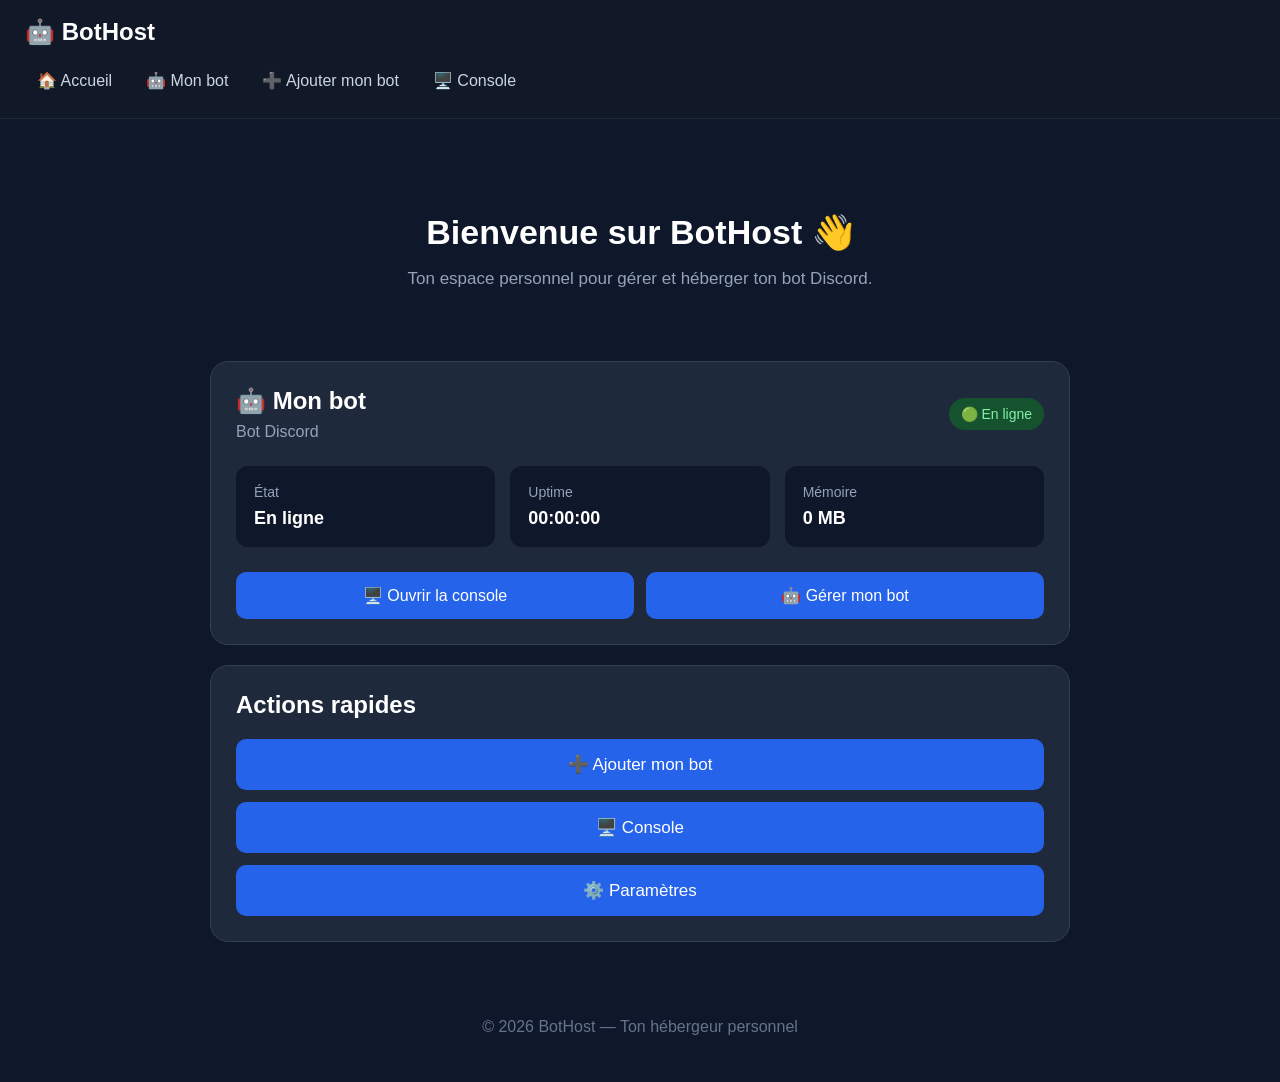
<file: index.html>
<!DOCTYPE html>
<html lang="fr">

<head>
    <meta charset="UTF-8">
    <meta name="viewport" content="width=device-width, initial-scale=1.0">

    <title>BotHost</title>

    <link rel="stylesheet" href="style.css">
</head>

<body>

<header class="navbar">

    <div class="logo">
        🤖 BotHost
    </div>

    <nav>
        <a href="index.html">🏠 Accueil</a>
        <a href="bot.html">🤖 Mon bot</a>
        <a href="ajouter.html">➕ Ajouter mon bot</a>
        <a href="console.html">🖥️ Console</a>
    </nav>

</header>

<main>

    <section class="hero">

        <h1>Bienvenue sur BotHost 👋</h1>

        <p>
            Ton espace personnel pour gérer et héberger ton bot Discord.
        </p>

    </section>

    <section class="bot-card">

        <div class="bot-header">

            <div>
                <h2>🤖 Mon bot</h2>
                <p>Bot Discord</p>
            </div>

            <span class="status">
                🟢 En ligne
            </span>

        </div>

        <div class="bot-info">

            <div>
                <span>État</span>
                <strong>En ligne</strong>
            </div>

            <div>
                <span>Uptime</span>
                <strong>00:00:00</strong>
            </div>

            <div>
                <span>Mémoire</span>
                <strong>0 MB</strong>
            </div>

        </div>

        <div class="buttons">

            <a href="console.html" class="button">
                🖥️ Ouvrir la console
            </a>

            <a href="bot.html" class="button">
                🤖 Gérer mon bot
            </a>

        </div>

    </section>

    <section class="quick-actions">

        <h2>Actions rapides</h2>

        <a href="ajouter.html" class="main-button">
            ➕ Ajouter mon bot
        </a>

        <a href="console.html" class="main-button">
            🖥️ Console
        </a>

        <a href="parametres.html" class="main-button">
            ⚙️ Paramètres
        </a>

    </section>

</main>

<footer>

    <p>© 2026 BotHost — Ton hébergeur personnel</p>

</footer>

<script src="script.js"></script>

</body>

    </html>
</file>
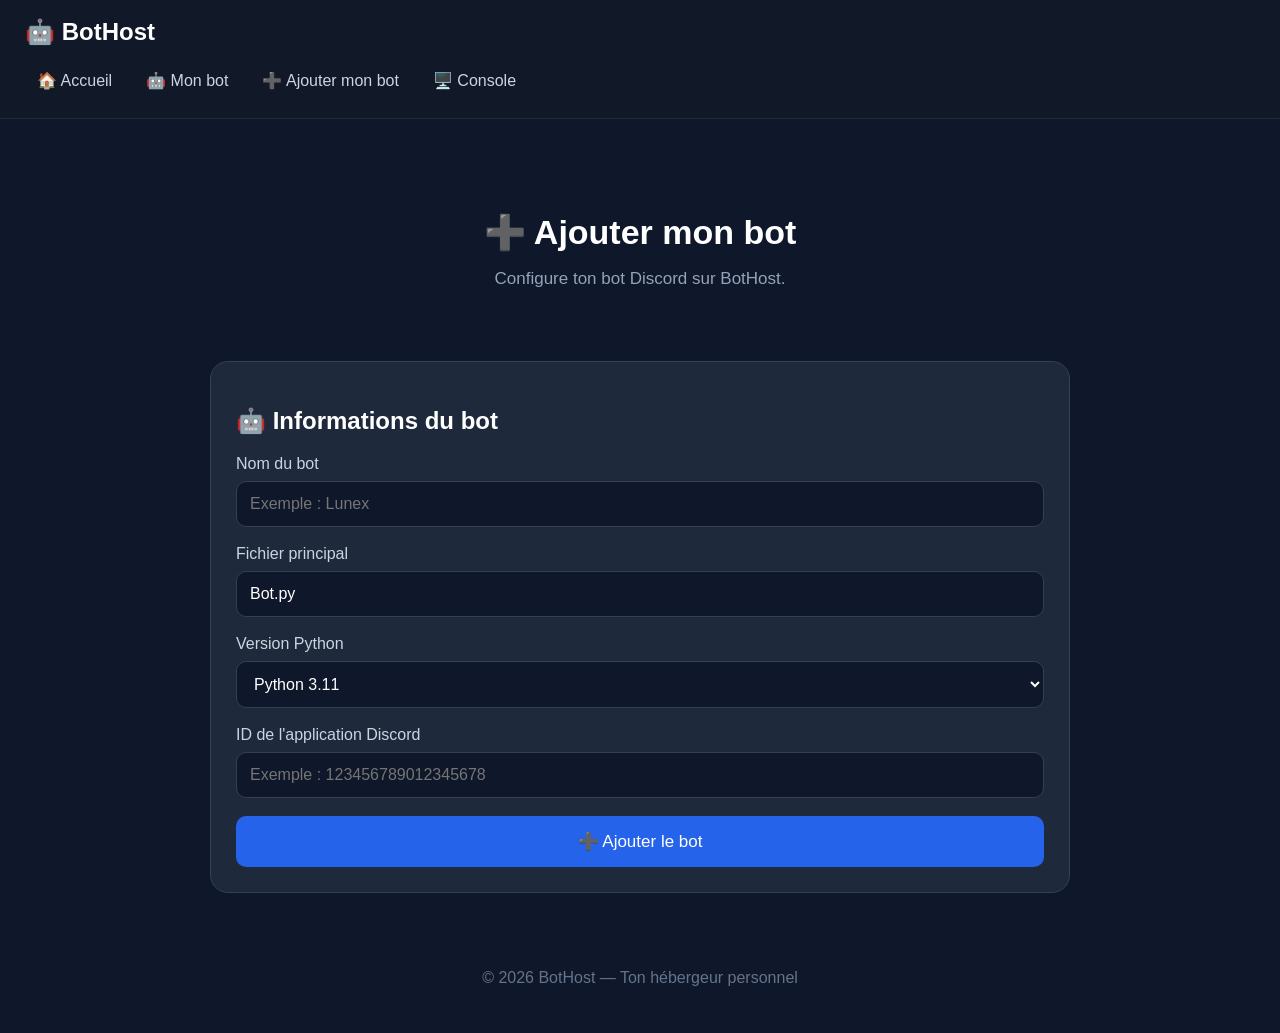
<file: add.html>
<!DOCTYPE html>
<html lang="fr">

<head>
    <meta charset="UTF-8">
    <meta name="viewport" content="width=device-width, initial-scale=1.0">

    <title>Ajouter mon bot - BotHost</title>

    <link rel="stylesheet" href="style.css">
</head>

<body>

<header class="navbar">

    <div class="logo">
        🤖 BotHost
    </div>

    <nav>
        <a href="index.html">🏠 Accueil</a>
        <a href="bot.html">🤖 Mon bot</a>
        <a href="ajouter.html">➕ Ajouter mon bot</a>
        <a href="console.html">🖥️ Console</a>
    </nav>

</header>


<main>

    <section class="hero">

        <h1>➕ Ajouter mon bot</h1>

        <p>
            Configure ton bot Discord sur BotHost.
        </p>

    </section>


    <section class="bot-card">

        <h2>🤖 Informations du bot</h2>


        <div class="form-group">

            <label for="bot-name">
                Nom du bot
            </label>

            <input
                type="text"
                id="bot-name"
                placeholder="Exemple : Lunex"
            >

        </div>


        <div class="form-group">

            <label for="bot-file">
                Fichier principal
            </label>

            <input
                type="text"
                id="bot-file"
                placeholder="Exemple : Bot.py"
                value="Bot.py"
            >

        </div>


        <div class="form-group">

            <label for="python-version">
                Version Python
            </label>

            <select id="python-version">

                <option value="3.11">
                    Python 3.11
                </option>

                <option value="3.12">
                    Python 3.12
                </option>

                <option value="3.13">
                    Python 3.13
                </option>

            </select>

        </div>


        <div class="form-group">

            <label for="bot-id">
                ID de l'application Discord
            </label>

            <input
                type="text"
                id="bot-id"
                placeholder="Exemple : 123456789012345678"
            >

        </div>


        <button
            type="button"
            data-action="add-bot"
            class="main-button"
        >
            ➕ Ajouter le bot
        </button>


    </section>

</main>


<footer>

    <p>
        © 2026 BotHost — Ton hébergeur personnel
    </p>

</footer>


<script src="script.js"></script>

</body>

            </html>
</file>
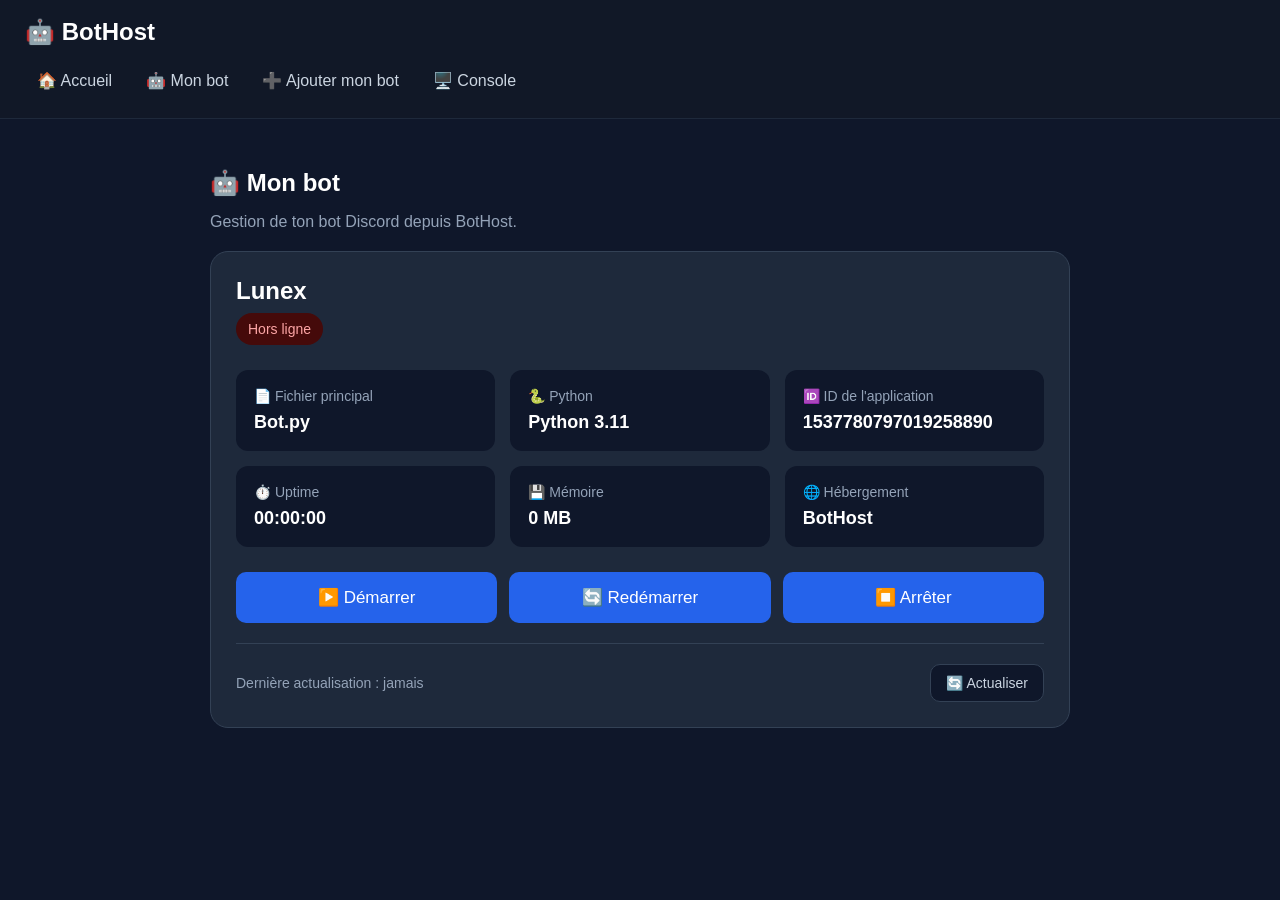
<file: bot.html>
<!DOCTYPE html>
<html lang="fr">
<head>
    <meta charset="UTF-8">
    <meta name="viewport" content="width=device-width, initial-scale=1.0">

    <title>Mon bot - BotHost</title>

    <link rel="stylesheet" href="style.css">
</head>

<body>

<header class="navbar">

    <div class="logo">
        🤖 BotHost
    </div>

    <nav>
        <a href="index.html">🏠 Accueil</a>
        <a href="bot.html" class="active">🤖 Mon bot</a>
        <a href="ajouter.html">➕ Ajouter mon bot</a>
        <a href="console.html">🖥️ Console</a>
    </nav>

</header>


<main class="container">

    <section class="page-header">

        <h1>🤖 Mon bot</h1>

        <p>
            Gestion de ton bot Discord depuis BotHost.
        </p>

    </section>


    <!-- BOT -->

    <section class="bot-card">

        <div class="bot-header">

            <div>
                <h2 id="bot-name-display">Lunex</h2>

                <span id="bot-status" class="status offline">
                    Hors ligne
                </span>
            </div>

        </div>


        <!-- INFORMATIONS -->

        <div class="bot-info">

            <div class="info-box">
                <span>📄 Fichier principal</span>
                <strong id="bot-file">Bot.py</strong>
            </div>


            <div class="info-box">
                <span>🐍 Python</span>
                <strong id="bot-python">Python 3.11</strong>
            </div>


            <div class="info-box">
                <span>🆔 ID de l'application</span>
                <strong id="bot-id">1537780797019258890</strong>
            </div>


            <div class="info-box">
                <span>⏱️ Uptime</span>
                <strong id="bot-uptime">00:00:00</strong>
            </div>


            <div class="info-box">
                <span>💾 Mémoire</span>
                <strong id="bot-memory">0 MB</strong>
            </div>


            <div class="info-box">
                <span>🌐 Hébergement</span>
                <strong>BotHost</strong>
            </div>

        </div>


        <!-- CONTROLES -->

        <div class="bot-controls">

            <button
                class="main-button start-button"
                data-action="start">
                ▶️ Démarrer
            </button>


            <button
                class="main-button restart-button"
                data-action="restart">
                🔄 Redémarrer
            </button>


            <button
                class="main-button stop-button"
                data-action="stop">
                ⏹️ Arrêter
            </button>

        </div>


        <!-- ACTUALISATION -->

        <div class="bot-refresh">

            <span id="last-update">
                Dernière actualisation : jamais
            </span>

            <button
                class="secondary-button"
                id="refresh-bot">
                🔄 Actualiser
            </button>

        </div>

    </section>

</main>


<script src="script.js"></script>

</body>
    </html>
</file>
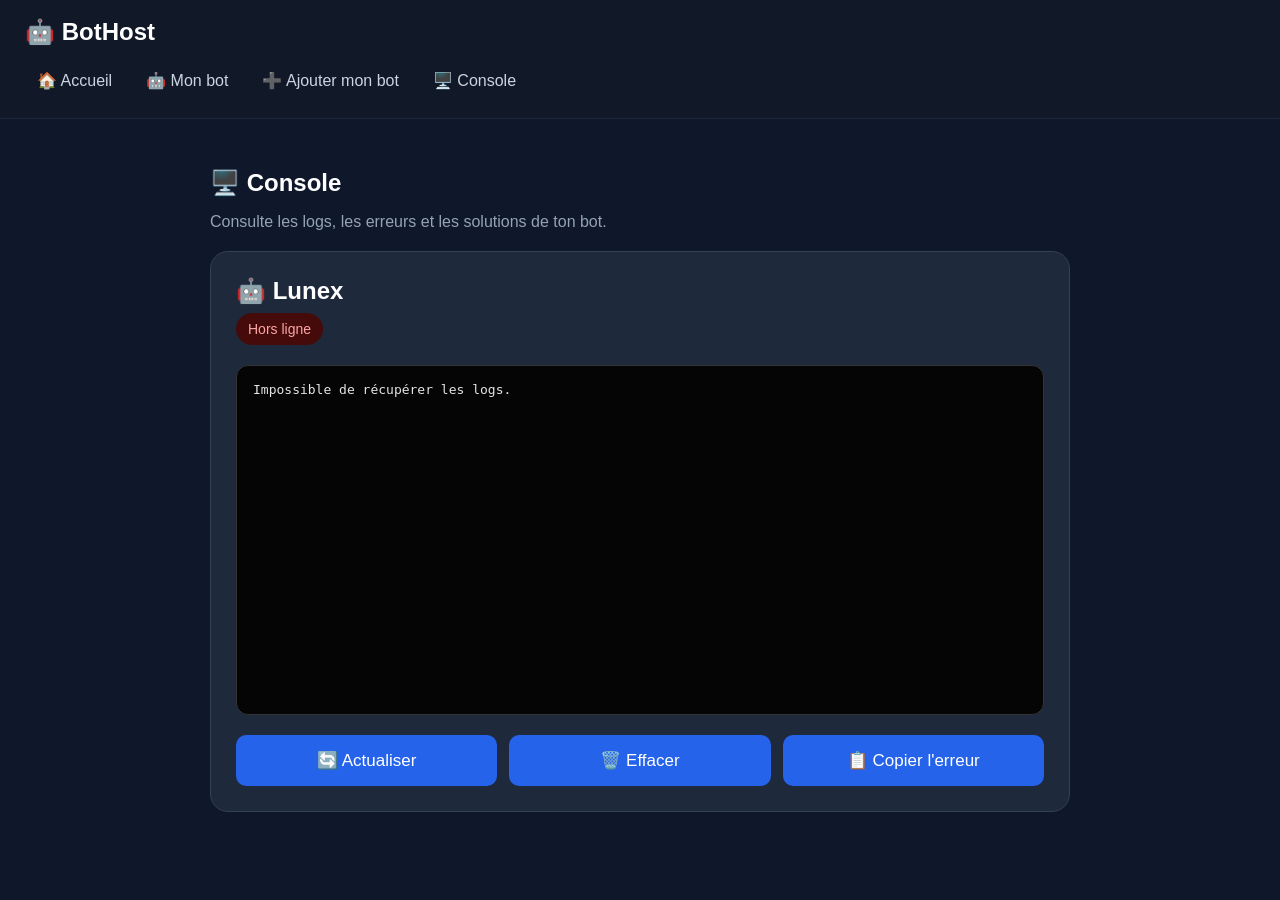
<file: console.html>
<!DOCTYPE html>
<html lang="fr">

<head>

    <meta charset="UTF-8">

    <meta
        name="viewport"
        content="width=device-width, initial-scale=1.0"
    >

    <title>Console - BotHost</title>

    <link
        rel="stylesheet"
        href="style.css"
    >

</head>


<body>


<header class="navbar">

    <div class="logo">
        🤖 BotHost
    </div>


    <nav>

        <a href="index.html">
            🏠 Accueil
        </a>

        <a href="bot.html">
            🤖 Mon bot
        </a>

        <a href="ajouter.html">
            ➕ Ajouter mon bot
        </a>

        <a
            href="console.html"
            class="active"
        >
            🖥️ Console
        </a>

    </nav>

</header>



<main class="container">


    <section class="page-header">

        <h1>
            🖥️ Console
        </h1>

        <p>
            Consulte les logs, les erreurs et les solutions de ton bot.
        </p>

    </section>



    <!-- STATUT -->

    <section class="bot-card">

        <div class="bot-header">

            <div>

                <h2>
                    🤖 Lunex
                </h2>

                <span
                    id="console-status"
                    class="status offline"
                >
                    Hors ligne
                </span>

            </div>

        </div>



        <!-- DIAGNOSTIC -->

        <div
            id="diagnostic-box"
            style="
                display:none;
                margin-top:20px;
            "
        >

            <div class="info-box">

                <span>
                    🔴 Problème détecté
                </span>

                <strong
                    id="diagnostic-problem"
                    style="
                        display:block;
                        margin-top:8px;
                    "
                >
                </strong>

            </div>



            <div
                class="info-box"
                style="margin-top:12px;"
            >

                <span>
                    💡 Explication
                </span>

                <strong
                    id="diagnostic-explanation"
                    style="
                        display:block;
                        margin-top:8px;
                        font-weight:normal;
                    "
                >
                </strong>

            </div>



            <div
                class="info-box"
                style="margin-top:12px;"
            >

                <span>
                    🔧 Solution
                </span>

                <strong
                    id="diagnostic-solution"
                    style="
                        display:block;
                        margin-top:8px;
                        font-weight:normal;
                    "
                >
                </strong>

            </div>

        </div>



        <!-- ERREUR ORIGINALE -->

        <div
            id="error-box"
            style="
                display:none;
                margin-top:12px;
            "
        >

            <div class="info-box">

                <span>
                    📋 Message d'erreur original
                </span>

                <pre
                    id="error-message"
                    style="
                        margin-top:10px;
                        white-space:pre-wrap;
                        word-break:break-word;
                        font-family:monospace;
                    "
                ></pre>

            </div>

        </div>



        <!-- CONSOLE -->

        <div
            id="console-output"
            style="
                margin-top:20px;
                background:#050505;
                border:1px solid #333;
                border-radius:12px;
                padding:16px;
                min-height:350px;
                max-height:500px;
                overflow:auto;
                font-family:monospace;
                white-space:pre-wrap;
                color:#e5e5e5;
            "
        >
            Chargement de la console...
        </div>



        <!-- BOUTONS -->

        <div
            class="bot-controls"
            style="margin-top:20px;"
        >

            <button
                class="main-button restart-button"
                id="refresh-console"
            >
                🔄 Actualiser
            </button>


            <button
                class="main-button stop-button"
                id="clear-console"
            >
                🗑️ Effacer
            </button>


            <button
                class="main-button start-button"
                id="copy-error"
            >
                📋 Copier l'erreur
            </button>

        </div>


    </section>


</main>



<script src="script.js"></script>


<script>


// =========================
// DIAGNOSTIC DES ERREURS
// =========================

function analyserErreur(error) {

    if (!error) {

        return null;

    }


    const erreur =
        error.toLowerCase();


    // =========================
    // TOKEN DISCORD
    // =========================

    if (
        erreur.includes("improper token") ||
        erreur.includes("invalid token") ||
        erreur.includes("token has been passed")
    ) {

        return {

            problem:
                "Token Discord invalide",

            explanation:
                "Discord refuse le token utilisé par Lunex. Le token peut être incorrect, expiré ou mal configuré.",

            solution:
                "Vérifie la variable DISCORD_TOKEN dans Render. Ne mets jamais le token directement dans GitHub."

        };

    }


    // =========================
    // TOKEN ABSENT
    // =========================

    if (
        erreur.includes("dis_token") ||
        erreur.includes("token") &&
        erreur.includes("not configured")
    ) {

        return {

            problem:
                "Token Discord absent",

            explanation:
                "Lunex ne trouve pas la variable d'environnement nécessaire pour se connecter à Discord.",

            solution:
                "Ajoute ou vérifie DISCORD_TOKEN dans les variables d'environnement de Render."

        };

    }


    // =========================
    // MODULE MANQUANT
    // =========================

    if (
        erreur.includes("modulenotfounderror")
    ) {

        let module =
            "une bibliothèque Python";


        const match =
            error.match(
                /No module named ['"]([^'"]+)['"]/
            );


        if (match) {

            module =
                match[1];

        }


        return {

            problem:
                `Bibliothèque Python manquante : ${module}`,

            explanation:
                `Python ne trouve pas la bibliothèque ${module} nécessaire au fonctionnement du bot.`,

            solution:
                "Vérifie requirements.txt, ajoute la bibliothèque nécessaire puis redéploie BotHost sur Render."

        };

    }


    // =========================
    // FICHIER INTROUVABLE
    // =========================

    if (
        erreur.includes("filenotfounderror") ||
        erreur.includes("bot.py introuvable") ||
        erreur.includes("no such file or directory")
    ) {

        return {

            problem:
                "Fichier introuvable",

            explanation:
                "BotHost ou Python essaie d'utiliser un fichier qui n'existe pas à l'emplacement attendu.",

            solution:
                "Vérifie le chemin du fichier et assure-toi que Bot.py se trouve dans backend/bots/Lunex/."

        };

    }


    // =========================
    // ERREUR PYTHON
    // =========================

    if (
        erreur.includes("syntaxerror")
    ) {

        return {

            problem:
                "Erreur de syntaxe Python",

            explanation:
                "Python ne comprend pas une partie du code de Bot.py.",

            solution:
                "Vérifie la ligne indiquée dans le message d'erreur et corrige la syntaxe Python."

        };

    }


    // =========================
    // INDENTATION
    // =========================

    if (
        erreur.includes("indentationerror") ||
        erreur.includes("unexpected indent")
    ) {

        return {

            problem:
                "Erreur d'indentation",

            explanation:
                "Certaines lignes de code Python ne sont pas correctement alignées.",

            solution:
                "Vérifie les espaces et les tabulations autour de la ligne indiquée."

        };

    }


    // =========================
    // DISCORD INTENTS
    // =========================

    if (
        erreur.includes("privileged intent") ||
        erreur.includes("message content intent")
    ) {

        return {

            problem:
                "Intent Discord non autorisé",

            explanation:
                "Lunex demande un accès Discord qui n'est pas activé pour l'application.",

            solution:
                "Va dans le Discord Developer Portal et vérifie les intents privilégiés utilisés par ton bot."

        };

    }


    // =========================
    // CONNEXION DISCORD
    // =========================

    if (
        erreur.includes("connection") ||
        erreur.includes("connection reset") ||
        erreur.includes("connection refused")
    ) {

        return {

            problem:
                "Problème de connexion",

            explanation:
                "Lunex rencontre un problème pour communiquer avec un service réseau.",

            solution:
                "Vérifie la connexion du serveur Render et consulte les logs pour voir si le problème se répète."

        };

    }


    // =========================
    // ERREUR DISCORD
    // =========================

    if (
        erreur.includes("discord.errors")
    ) {

        return {

            problem:
                "Erreur Discord",

            explanation:
                "La bibliothèque Discord.py a rencontré un problème lors de l'exécution du bot.",

            solution:
                "Regarde le message d'erreur original ci-dessous pour identifier précisément la cause."

        };

    }


    // =========================
    // ERREUR INCONNUE
    // =========================

    return {

        problem:
            "Erreur non reconnue",

        explanation:
            "BotHost a détecté une erreur, mais elle ne correspond pas encore à un problème connu.",

        solution:
            "Envoie-moi le message d'erreur original affiché ci-dessous afin que nous puissions ajouter son diagnostic à BotHost."

    };

}


// =========================
// AFFICHAGE DIAGNOSTIC
// =========================

async function afficherDiagnostic() {

    try {

        const response =
            await fetch(
                "https://bothost-pz1h.onrender.com/api/logs"
            );


        if (!response.ok) {

            return;

        }


        const data =
            await response.json();


        const diagnosticBox =
            document.querySelector(
                "#diagnostic-box"
            );

        const errorBox =
            document.querySelector(
                "#error-box"
            );


        const problem =
            document.querySelector(
                "#diagnostic-problem"
            );

        const explanation =
            document.querySelector(
                "#diagnostic-explanation"
            );

        const solution =
            document.querySelector(
                "#diagnostic-solution"
            );

        const errorMessage =
            document.querySelector(
                "#error-message"
            );


        if (!data.error) {

            diagnosticBox.style.display =
                "none";

            errorBox.style.display =
                "none";

            return;

        }


        const diagnostic =
            analyserErreur(
                data.error
            );


        if (!diagnostic) {

            return;

        }


        diagnosticBox.style.display =
            "block";

        errorBox.style.display =
            "block";


        problem.textContent =
            diagnostic.problem;


        explanation.textContent =
            diagnostic.explanation;


        solution.textContent =
            diagnostic.solution;


        errorMessage.textContent =
            data.error;

    }

    catch (error) {

        console.error(
            "Erreur diagnostic :",
            error
        );

    }

}


// =========================
// LANCEMENT
// =========================

document.addEventListener(
    "DOMContentLoaded",
    () => {

        afficherDiagnostic();


        setInterval(
            afficherDiagnostic,
            3000
        );

    }
);

</script>


</body>

                    </html>
</file>
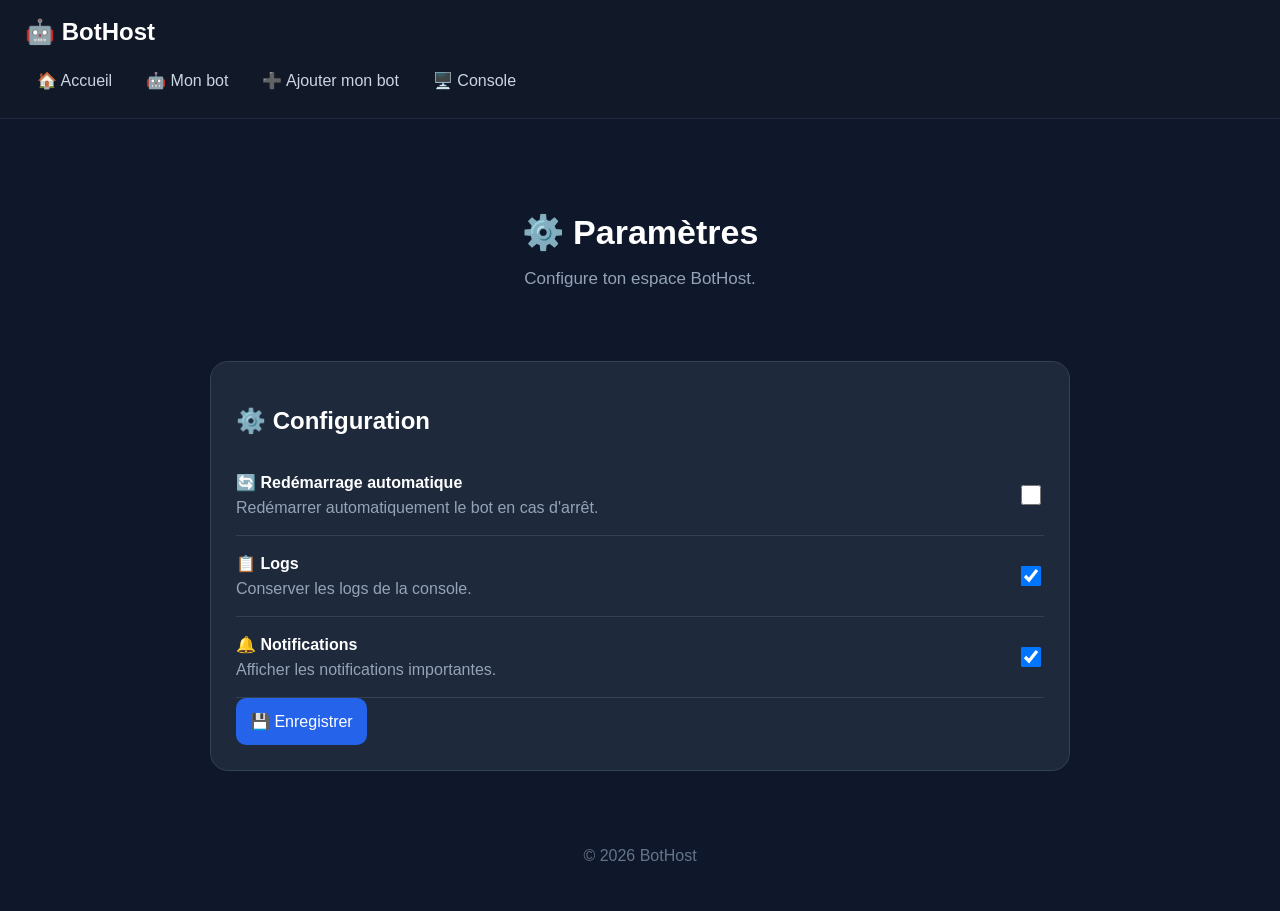
<file: parametres.html>
<!DOCTYPE html>
<html lang="fr">

<head>
    <meta charset="UTF-8">
    <meta name="viewport" content="width=device-width, initial-scale=1.0">

    <title>Paramètres - BotHost</title>

    <link rel="stylesheet" href="style.css">
</head>

<body>

<header class="navbar">

    <div class="logo">
        🤖 BotHost
    </div>

    <nav>
        <a href="index.html">🏠 Accueil</a>
        <a href="bot.html">🤖 Mon bot</a>
        <a href="ajouter.html">➕ Ajouter mon bot</a>
        <a href="console.html">🖥️ Console</a>
    </nav>

</header>

<main>

    <section class="hero">

        <h1>⚙️ Paramètres</h1>

        <p>
            Configure ton espace BotHost.
        </p>

    </section>

    <section class="bot-card">

        <h2>⚙️ Configuration</h2>

        <div class="setting">

            <div>
                <strong>🔄 Redémarrage automatique</strong>

                <p>
                    Redémarrer automatiquement le bot en cas d'arrêt.
                </p>
            </div>

            <input type="checkbox" id="auto-restart">

        </div>

        <div class="setting">

            <div>
                <strong>📋 Logs</strong>

                <p>
                    Conserver les logs de la console.
                </p>
            </div>

            <input type="checkbox" id="logs" checked>

        </div>

        <div class="setting">

            <div>
                <strong>🔔 Notifications</strong>

                <p>
                    Afficher les notifications importantes.
                </p>
            </div>

            <input type="checkbox" id="notifications" checked>

        </div>

        <button data-action="save-settings">
            💾 Enregistrer
        </button>

    </section>

</main>

<footer>

    <p>© 2026 BotHost</p>

</footer>

<script src="script.js"></script>

</body>

                </html>
</file>
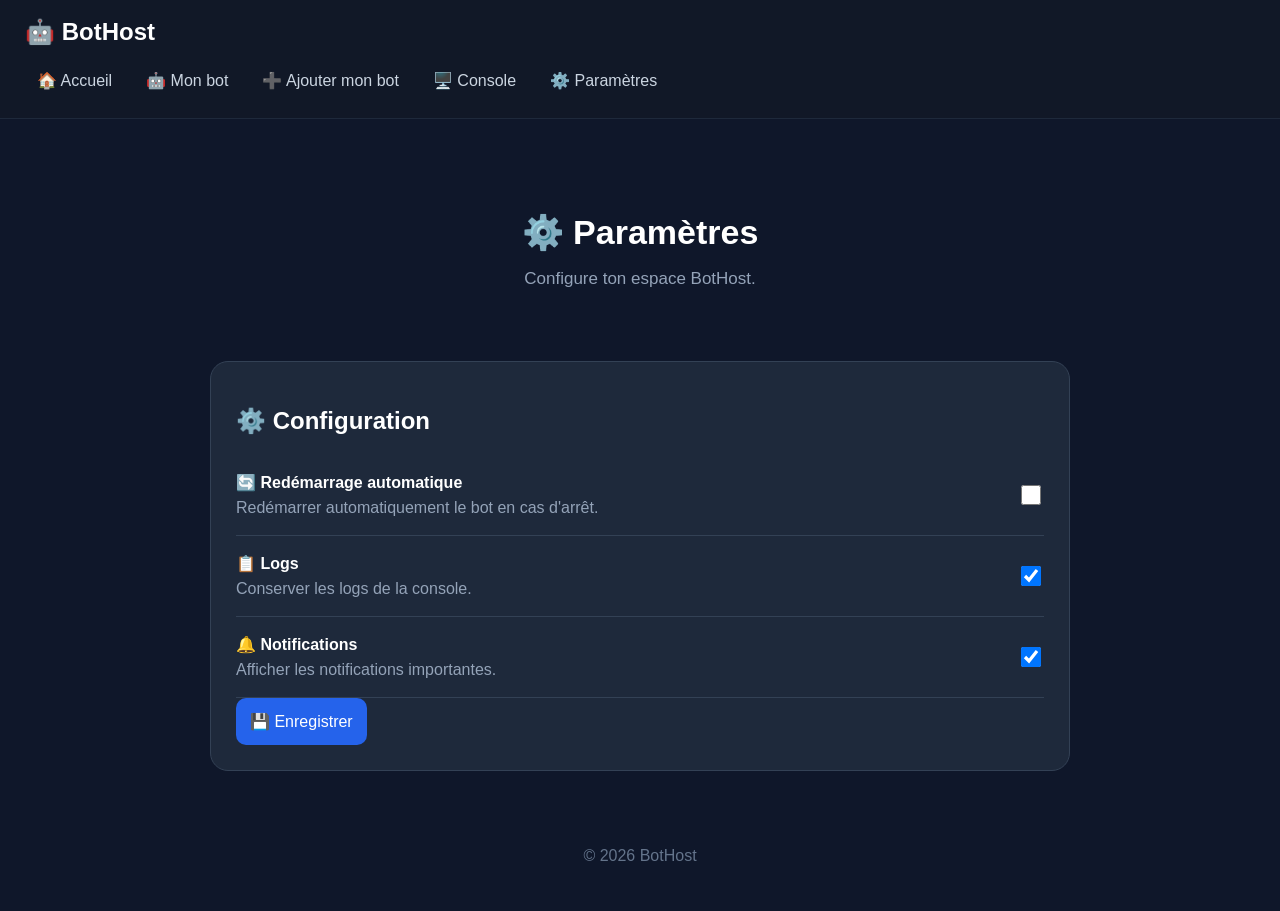
<file: setting.html>
<!DOCTYPE html>
<html lang="fr">

<head>
    <meta charset="UTF-8">
    <meta name="viewport" content="width=device-width, initial-scale=1.0">

    <title>Paramètres - BotHost</title>

    <link rel="stylesheet" href="style.css">
</head>

<body>

<header class="navbar">

    <div class="logo">
        🤖 BotHost
    </div>

    <nav>
        <a href="index.html">🏠 Accueil</a>
        <a href="bot.html">🤖 Mon bot</a>
        <a href="ajouter.html">➕ Ajouter mon bot</a>
        <a href="console.html">🖥️ Console</a>
        <a href="paramétrage.html">⚙️ Paramètres</a>
    </nav>

</header>

<main>

    <section class="hero">

        <h1>⚙️ Paramètres</h1>

        <p>
            Configure ton espace BotHost.
        </p>

    </section>

    <section class="bot-card">

        <h2>⚙️ Configuration</h2>

        <div class="setting">

            <div>
                <strong>🔄 Redémarrage automatique</strong>

                <p>
                    Redémarrer automatiquement le bot en cas d'arrêt.
                </p>
            </div>

            <input
                type="checkbox"
                id="auto-restart"
            >

        </div>

        <div class="setting">

            <div>
                <strong>📋 Logs</strong>

                <p>
                    Conserver les logs de la console.
                </p>
            </div>

            <input
                type="checkbox"
                id="logs"
                checked
            >

        </div>

        <div class="setting">

            <div>
                <strong>🔔 Notifications</strong>

                <p>
                    Afficher les notifications importantes.
                </p>
            </div>

            <input
                type="checkbox"
                id="notifications"
                checked
            >

        </div>

        <button data-action="save-settings">
            💾 Enregistrer
        </button>

    </section>

</main>

<footer>

    <p>© 2026 BotHost</p>

</footer>

<script src="script.js"></script>

</body>

    </html>
</file>
<file: style.css>
* {
    box-sizing: border-box;
}

body {
    margin: 0;
    font-family: Arial, sans-serif;
    background: #0f172a;
    color: white;
}

/* =========================
   NAVIGATION
========================= */

.navbar {
    padding: 18px 25px;
    background: #111827;
    border-bottom: 1px solid #1e293b;
}

.logo {
    font-size: 24px;
    font-weight: bold;
    margin-bottom: 15px;
}

nav {
    display: flex;
    gap: 10px;
    flex-wrap: wrap;
}

nav a {
    color: #cbd5e1;
    text-decoration: none;
    padding: 10px 12px;
    border-radius: 8px;
    transition: 0.2s;
}

nav a:hover {
    background: #1e293b;
    color: white;
}

/* =========================
   CONTENU
========================= */

main {
    max-width: 900px;
    margin: auto;
    padding: 30px 20px;
}

.container {
    max-width: 900px;
    margin: auto;
    padding: 30px 20px;
}

.page-header {
    margin-bottom: 20px;
}

.page-header h1 {
    margin-bottom: 8px;
}

.page-header p {
    color: #94a3b8;
}

/* =========================
   HERO
========================= */

.hero {
    padding: 35px 20px;
    text-align: center;
}

.hero h1 {
    font-size: 34px;
    margin-bottom: 12px;
}

.hero p {
    color: #94a3b8;
    font-size: 17px;
}

/* =========================
   CARTE BOT
========================= */

.bot-card {
    background: #1e293b;
    border: 1px solid #334155;
    border-radius: 18px;
    padding: 25px;
    margin-top: 20px;
}

.bot-header {
    display: flex;
    justify-content: space-between;
    align-items: center;
    gap: 15px;
}

.bot-header h2 {
    margin: 0 0 8px;
}

.bot-header p {
    margin: 0;
    color: #94a3b8;
}

/* =========================
   STATUT
========================= */

.status {
    display: inline-block;
    background: #14532d;
    color: #86efac;
    padding: 8px 12px;
    border-radius: 20px;
    font-size: 14px;
}

.status.offline {
    background: #450a0a;
    color: #fca5a5;
}

.status.online {
    background: #14532d;
    color: #86efac;
}

/* =========================
   INFORMATIONS
========================= */

.bot-info {
    display: grid;
    grid-template-columns: repeat(3, 1fr);
    gap: 15px;
    margin: 25px 0;
}

.bot-info div {
    background: #0f172a;
    padding: 18px;
    border-radius: 12px;
}

.bot-info span {
    display: block;
    color: #94a3b8;
    font-size: 14px;
    margin-bottom: 8px;
}

.bot-info strong {
    font-size: 18px;
    word-break: break-word;
}

/* =========================
   BOUTONS
========================= */

.buttons {
    display: flex;
    gap: 12px;
}

button,
.button {
    flex: 1;
    padding: 14px;
    border: none;
    border-radius: 10px;
    background: #2563eb;
    color: white;
    font-size: 16px;
    cursor: pointer;
    text-decoration: none;
    text-align: center;
    transition: 0.2s;
}

button:hover,
.button:hover {
    background: #1d4ed8;
}

button:active,
.button:active {
    transform: scale(0.98);
}

/* =========================
   CONTROLES DU BOT
========================= */

.bot-controls {
    display: flex;
    gap: 12px;
    margin-top: 20px;
}

.bot-controls .main-button {
    margin-top: 0;
    flex: 1;
    border: none;
    cursor: pointer;
}

.start-button {
    background: #16a34a;
}

.start-button:hover {
    background: #15803d;
}

.restart-button {
    background: #2563eb;
}

.restart-button:hover {
    background: #1d4ed8;
}

.stop-button {
    background: #dc2626;
}

.stop-button:hover {
    background: #b91c1c;
}

.bot-controls button:disabled {
    opacity: 0.6;
    cursor: wait;
}

/* =========================
   ACTIONS RAPIDES
========================= */

.quick-actions {
    background: #1e293b;
    border: 1px solid #334155;
    border-radius: 18px;
    padding: 25px;
    margin-top: 20px;
}

.quick-actions h2 {
    margin-top: 0;
}

.main-button {
    display: block;
    width: 100%;
    margin-top: 12px;
    padding: 15px;
    border-radius: 10px;
    background: #2563eb;
    color: white;
    text-decoration: none;
    font-size: 17px;
    text-align: center;
    transition: 0.2s;
}

.main-button:hover {
    background: #1d4ed8;
}

/* =========================
   BOUTON SECONDAIRE
========================= */

.secondary-button {
    padding: 10px 15px;
    border: 1px solid #334155;
    border-radius: 10px;
    background: #0f172a;
    color: #cbd5e1;
    cursor: pointer;
    font-size: 14px;
    flex: none;
}

.secondary-button:hover {
    background: #1e293b;
    color: white;
}

/* =========================
   ACTUALISATION
========================= */

.bot-refresh {
    display: flex;
    justify-content: space-between;
    align-items: center;
    gap: 15px;
    margin-top: 20px;
    padding-top: 20px;
    border-top: 1px solid #334155;
}

#last-update {
    color: #94a3b8;
    font-size: 14px;
}

/* =========================
   FORMULAIRE
========================= */

.form-group {
    margin-bottom: 18px;
}

.form-group label {
    display: block;
    margin-bottom: 8px;
    color: #cbd5e1;
}

.form-group input,
.form-group select {
    width: 100%;
    padding: 13px;
    border: 1px solid #334155;
    border-radius: 10px;
    background: #0f172a;
    color: white;
    font-size: 16px;
    outline: none;
}

.form-group input:focus,
.form-group select:focus {
    border-color: #2563eb;
}

/* =========================
   CONSOLE
========================= */

.console-card {
    background: #1e293b;
    border: 1px solid #334155;
    border-radius: 18px;
    padding: 25px;
}

.console-header {
    display: flex;
    justify-content: space-between;
    align-items: center;
    margin-bottom: 15px;
}

.console {
    background: #020617;
    border-radius: 12px;
    padding: 18px;
    min-height: 280px;
    font-family: monospace;
    overflow-x: auto;
    margin-bottom: 15px;
}

.console p {
    margin: 8px 0;
    color: #cbd5e1;
}

/* =========================
   PARAMÈTRES
========================= */

.setting {
    display: flex;
    justify-content: space-between;
    align-items: center;
    gap: 20px;
    padding: 18px 0;
    border-bottom: 1px solid #334155;
}

.setting p {
    color: #94a3b8;
    margin: 7px 0 0;
}

.setting input {
    width: 20px;
    height: 20px;
    flex-shrink: 0;
}

/* =========================
   FOOTER
========================= */

footer {
    text-align: center;
    padding: 30px;
    color: #64748b;
}

/* =========================
   TÉLÉPHONE
========================= */

@media (max-width: 600px) {

    .navbar {
        padding: 16px;
    }

    .logo {
        font-size: 22px;
    }

    nav {
        flex-direction: column;
    }

    nav a {
        display: block;
        text-align: left;
    }

    main,
    .container {
        padding: 20px 15px;
    }

    .hero {
        padding: 25px 10px;
    }

    .hero h1 {
        font-size: 28px;
    }

    .hero p {
        font-size: 15px;
    }

    .bot-header {
        flex-direction: column;
        align-items: flex-start;
    }

    .bot-info {
        grid-template-columns: 1fr;
    }

    .buttons {
        flex-direction: column;
    }

    .bot-controls {
        flex-direction: column;
    }

    .bot-card,
    .quick-actions,
    .console-card {
        padding: 20px;
    }

    .bot-refresh {
        flex-direction: column;
        align-items: stretch;
    }

    .secondary-button {
        width: 100%;
    }

    .console {
        min-height: 240px;
        font-size: 13px;
    }

    .setting {
        align-items: flex-start;
    }
    }
</file>
